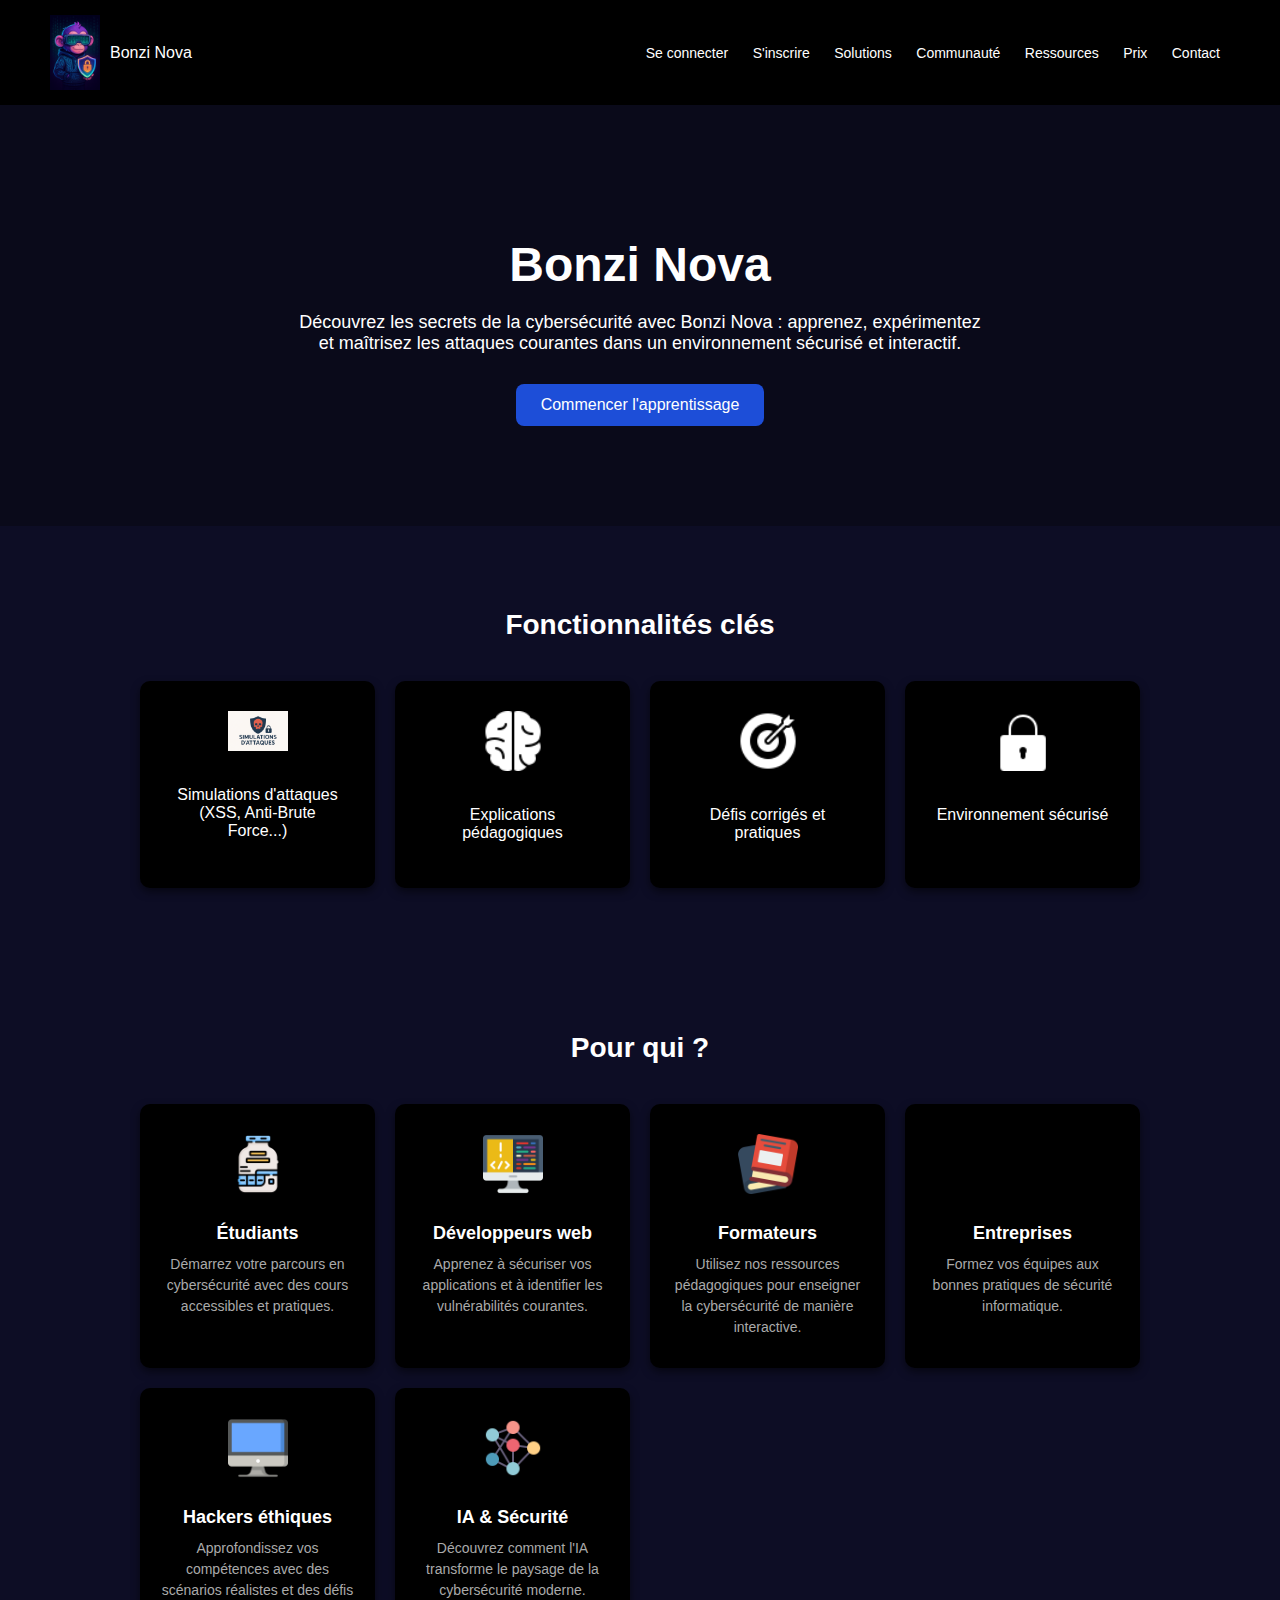
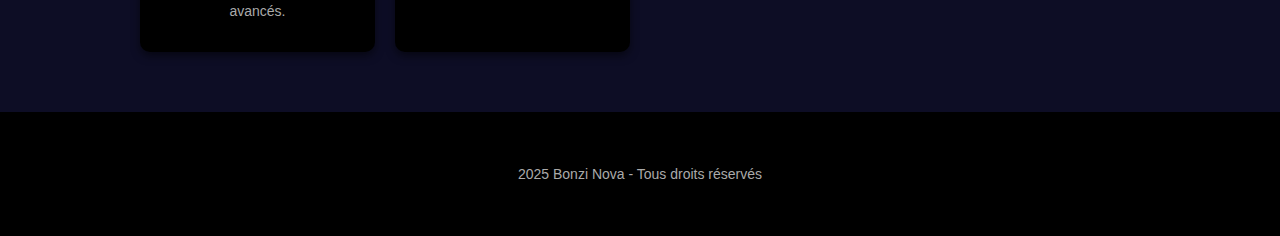
<file: accueil/accueil.html>
<!DOCTYPE html>
<html lang="fr">

<head>
  <meta charset="UTF-8">
  <meta name="viewport" content="width=device-width, initial-scale=1.0">
  <title>Bonzi Nova - Cybersécurité Interactive</title>
  <link rel="stylesheet" href="accueil.css">
</head>

<body>

  <!-- Header -->
  <header>
    <div class="logo">
      <img src="../images/Logo-Bonzi-Nova.png" alt="Bonzi Nova" class="logo-image">
      <p>Bonzi Nova</p>
    </div>
    <nav>
      <a href="/connexion/connexion.html">Se connecter</a>
      <a href="/inscription/inscription.html">S'inscrire</a>
      <a href="#">Solutions</a>
      <a href="#">Communauté</a>
      <a href="#">Ressources</a>
      <a href="#">Prix</a>
      <a href="#">Contact</a>

    </nav>
  </header>

  <!-- Hero -->
  <section class="hero">
    <h1>Bonzi Nova</h1>
    <p>Découvrez les secrets de la cybersécurité avec Bonzi Nova : apprenez, expérimentez et maîtrisez les attaques
      courantes dans un environnement sécurisé et interactif.</p>
    <a href="../connexion/connexion.html" class="cta-button">Commencer l'apprentissage</a>
  </section>

  <!-- Features -->
  <section class="features">
    <h2>Fonctionnalités clés</h2>
    <div class="features-grid">
      <div class="feature">
        <img src="../images/Attacks-simulations.png" alt="">
        <p>Simulations d'attaques (XSS, Anti-Brute Force...)</p>
      </div>
      <div class="feature">
        <img src="../images/brain.png" alt="">
        <p>Explications pédagogiques</p>
      </div>
      <div class="feature">
        <img src="../images/goal.png" alt="">
        <p>Défis corrigés et pratiques</p>
      </div>
      <div class="feature">
        <img src="../images/lock.png" alt="">
        <p>Environnement sécurisé</p>
      </div>
    </div>
  </section>

  <!-- Audience -->
  <section class="audience">
    <h2>Pour qui ?</h2>
    <div class="features-grid">
      <div class="feature">
        <img src="../images/bottle.png" alt="Étudiants">
        <h3>Étudiants</h3>
        <p>Démarrez votre parcours en cybersécurité avec des cours accessibles et pratiques.</p>
      </div>
      <div class="feature">
        <img src="../images/computer.png" alt="Développeurs web">
        <h3>Développeurs web</h3>
        <p>Apprenez à sécuriser vos applications et à identifier les vulnérabilités courantes.</p>
      </div>
      <div class="feature">
        <img src="../images/books.png" alt="Formateurs">
        <h3>Formateurs</h3>
        <p>Utilisez nos ressources pédagogiques pour enseigner la cybersécurité de manière interactive.</p>
      </div>
      <div class="feature">
        <img src="../images/paper.png" alt="Entreprises">
        <h3>Entreprises</h3>
        <p>Formez vos équipes aux bonnes pratiques de sécurité informatique.</p>
      </div>
      <div class="feature">
        <img src="../images/screen.png" alt="Hacking éthique">
        <h3>Hackers éthiques</h3>
        <p>Approfondissez vos compétences avec des scénarios réalistes et des défis avancés.</p>
      </div>
      <div class="feature">
        <img src="../images/molecule.png" alt="IA">
        <h3>IA & Sécurité</h3>
        <p>Découvrez comment l'IA transforme le paysage de la cybersécurité moderne.</p>
      </div>
    </div>
  </section>

  <!-- Footer -->
  <footer>
    <p>2025 Bonzi Nova - Tous droits réservés</p>
  </footer>

</body>

</html>
</file>
<file: accueil/accueil.css>
/* Styles for the Accueil page */
body {
  margin: 0;
  font-family: Arial, sans-serif;
  background-color: #0a0a1a;
  color: #fff;
}

header {
  background: #000;
  padding: 15px 50px;
  display: flex;
  justify-content: space-between;
  align-items: center;
}

/* Logo styles */
.logo {
  display: flex;
  align-items: center;
  gap: 10px;
}

.logo-image {
  width: 50px;
  /* Ajustez cette valeur pour modifier la largeur */
  height: auto;
  /* Maintient les proportions de l'image */
}

header nav a {
  color: #fff;
  text-decoration: none;
  margin: 0 10px;
  font-size: 14px;
}

header nav a:hover {
  text-decoration: underline;
}

.hero {
  background: url('https://images.unsplash.com/photo-1558494949-ef010cbdcc31') no-repeat center/cover;
  text-align: center;
  padding: 100px 20px;
  position: relative;
}

.hero h1 {
  font-size: 48px;
  margin-bottom: 20px;
}

.hero p {
  font-size: 18px;
  max-width: 700px;
  margin: 0 auto 30px;
}

.hero .cta-button {
  display: inline-block;
  padding: 12px 25px;
  font-size: 16px;
  background: #1d4ed8;
  border: none;
  border-radius: 8px;
  color: #fff;
  text-decoration: none;
  cursor: pointer;
  transition: background 0.3s ease;
}

.hero .cta-button:hover {
  background: #2563eb;
  text-decoration: none;
}

.features {
  background: #0d0d25;
  padding: 60px 20px;
  text-align: center;
}

.features h2 {
  font-size: 28px;
  margin-bottom: 40px;
}

.features-grid {
  display: grid;
  grid-template-columns: repeat(auto-fit, minmax(220px, 1fr));
  gap: 20px;
  max-width: 1000px;
  margin: 0 auto;
}

.feature {
  background: #000;
  padding: 30px;
  border-radius: 10px;
  box-shadow: 0 4px 8px rgba(0, 0, 0, 0.5);
}

.feature img {
  width: 60px;
  margin-bottom: 15px;
}

.audience {
  background: #0d0d25;
  padding: 60px 20px;
  text-align: center;
}

.audience h2 {
  font-size: 28px;
  margin-bottom: 40px;
  color: #fff;
}

.audience .feature {
  background: #000;
  padding: 30px 20px;
  border-radius: 10px;
  box-shadow: 0 4px 8px rgba(0, 0, 0, 0.5);
  transition: transform 0.3s ease, box-shadow 0.3s ease;
}

.audience .feature:hover {
  transform: translateY(-5px);
  box-shadow: 0 8px 16px rgba(0, 0, 0, 0.3);
}

.audience .feature img {
  width: 60px;
  height: 60px;
  margin-bottom: 15px;
  object-fit: contain;
}

.audience .feature h3 {
  color: #fff;
  margin: 10px 0;
  font-size: 18px;
}

.audience .feature p {
  color: #aaa;
  font-size: 14px;
  line-height: 1.5;
  margin: 0;
}

footer {
  background: #000;
  padding: 40px 20px;
  text-align: center;
  font-size: 14px;
  color: #aaa;
}

footer a {
  color: #aaa;
  margin: 0 8px;
  text-decoration: none;
}

footer a:hover {
  color: #fff;
}
</file>
